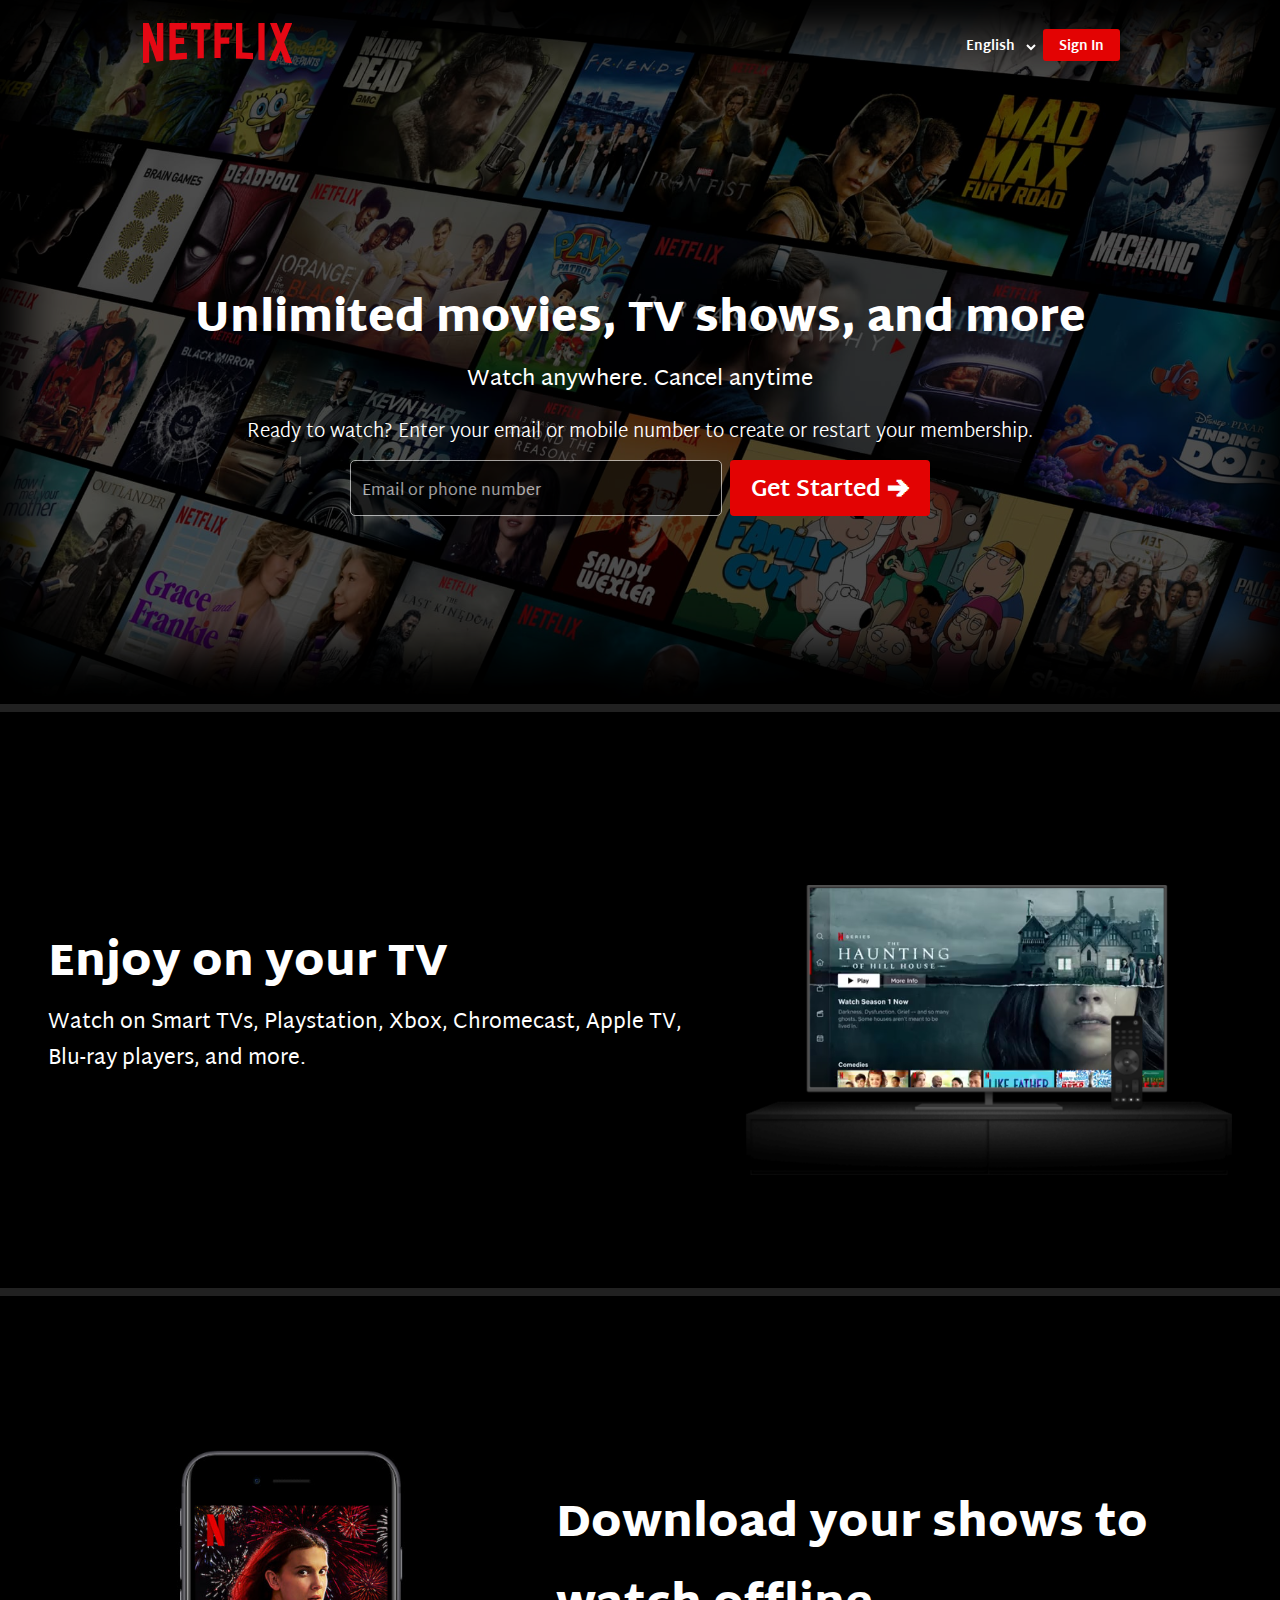
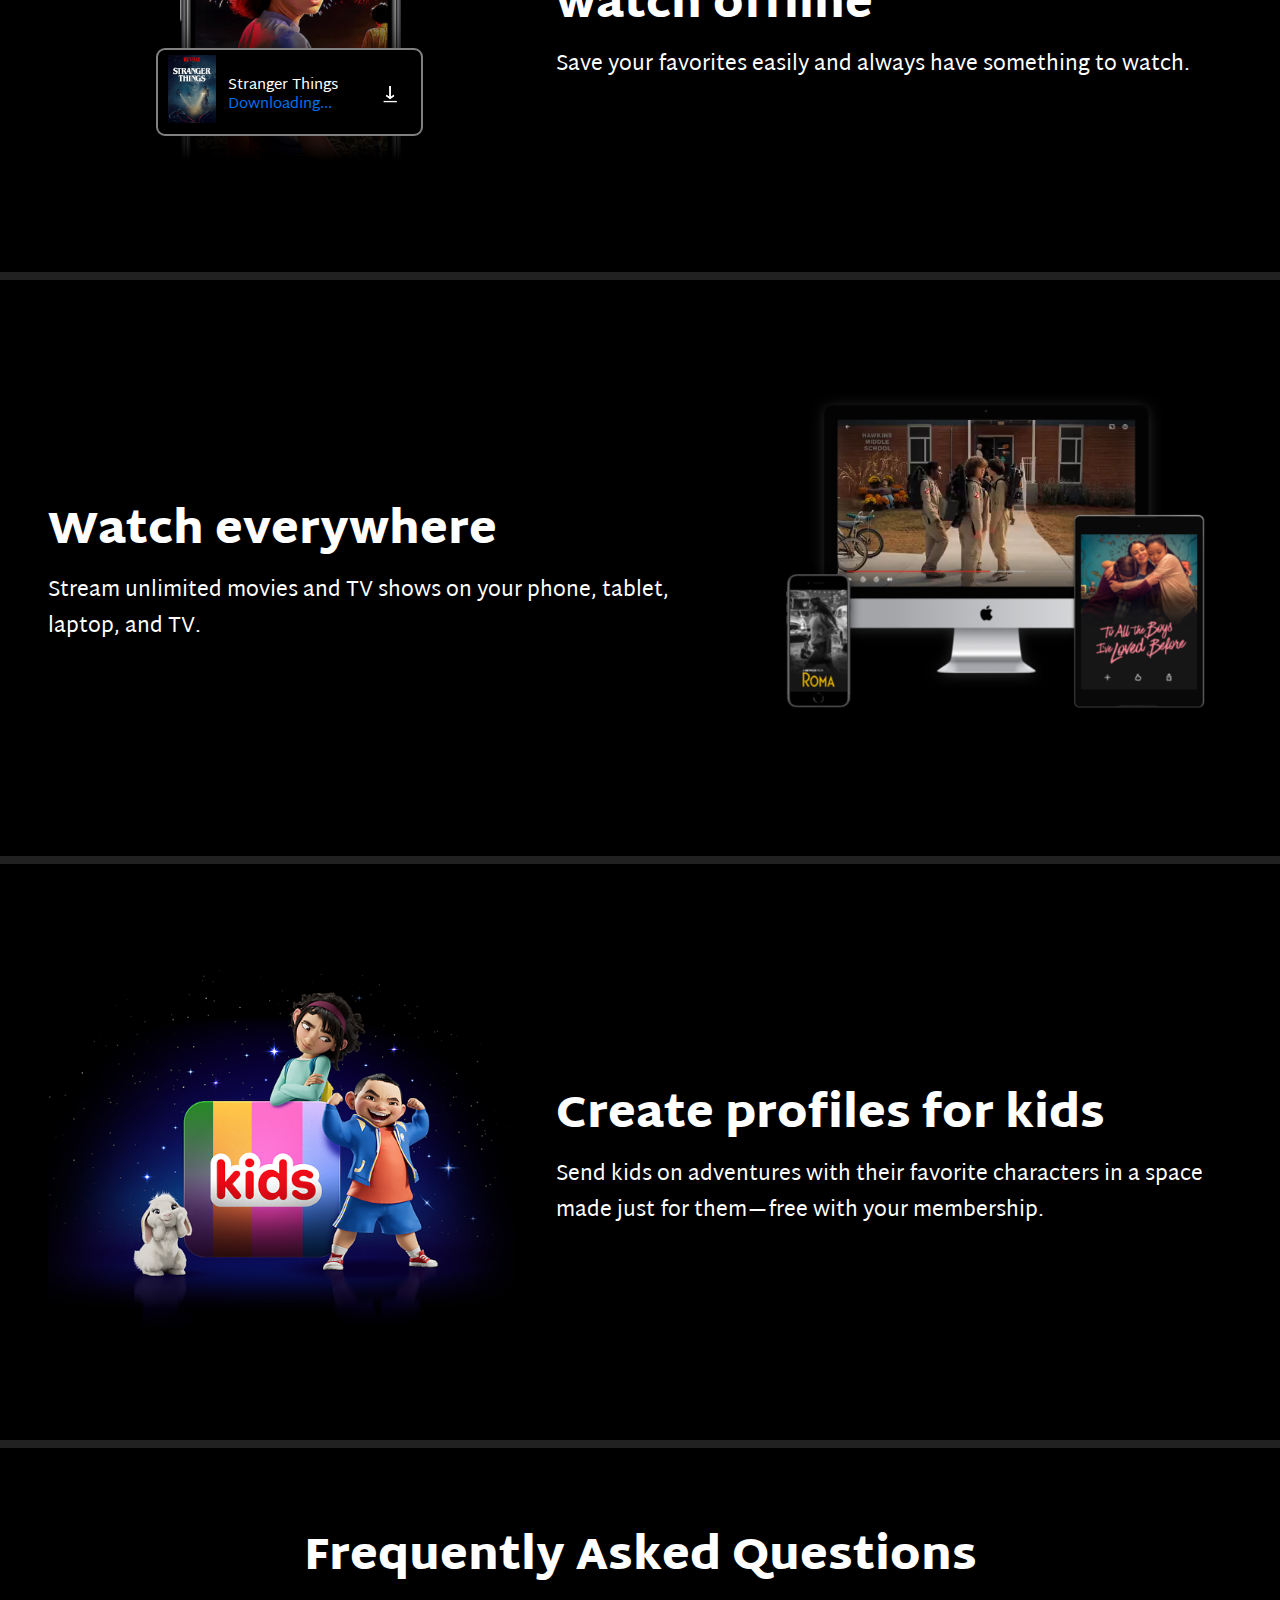
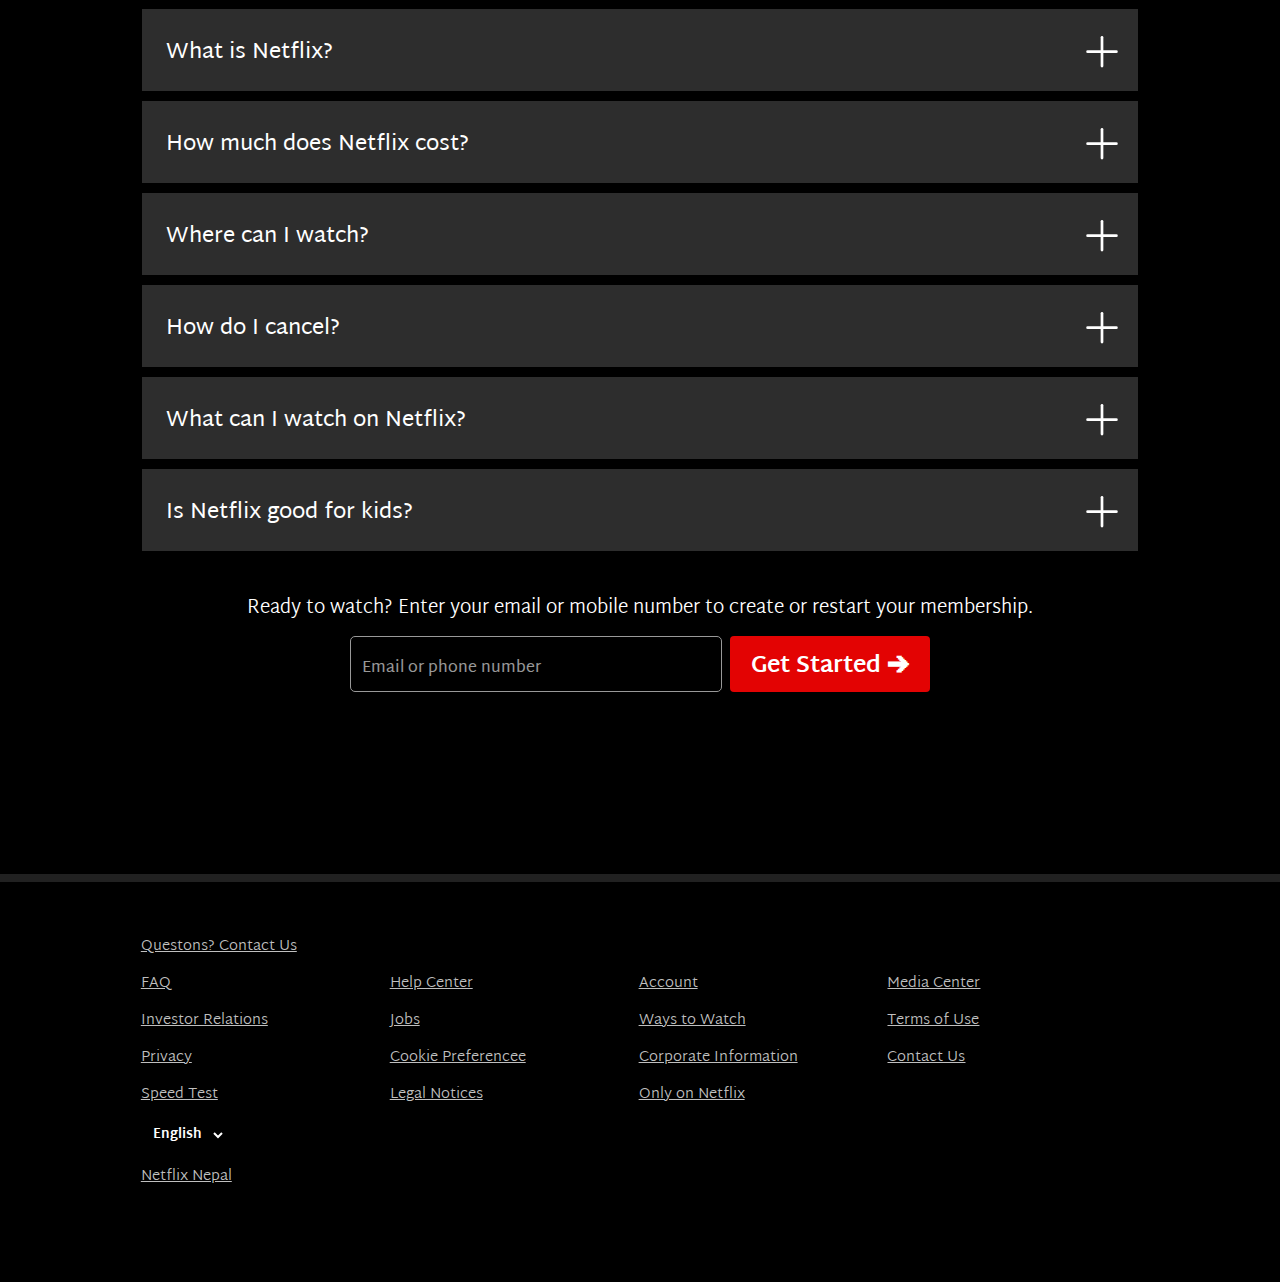
<file: index.html>
<!DOCTYPE html>
<html lang="en">
  <head>
    <meta charset="UTF-8" />
    <meta name="viewport" content="width=device-width, initial-scale=1.0" />
    <title>Netflix_UI Clone</title>
    <link rel="stylesheet" href="style.css" />
    <link rel="icon" type="image/x-icon" href="/assets/Images/favicon.ico" />
  </head>
  <body>
    <section class="section1">
      <div class="partition1">
        <div class="dark"></div>
        <div class="nav">
          <div class="netflix">
            <img src="assets/Images/logo.svg" alt="Netflix Logo" />
          </div>
          <div class="lang_signin">
            <select class="btn" name="language" id="101">
              <option value="English">English</option>
              <option value="Nepali">Nepali</option>
            </select>
            <button class="btn btn-red-sm">Sign In</button>
          </div>
        </div>
        <div class="welcome_createac">
          <div>Unlimited movies, TV shows, and more</div>
          <div>Watch anywhere. Cancel anytime</div>
          <div>
            Ready to watch? Enter your email or mobile number to create or restart your
            membership.
          </div>
          <div class="createac">
            <div class="createac_email">
              <input
                class="btn"
                type="text"
              />
              <div class="labelline">Email or phone number</div>
            </div>
            <div class="createac_getstarted">
              <button class="btn btn-red">Get Started 🡪</button>
            </div>
          </div>
        </div>
      </div>
    </section>

    <div class="separator"></div>

    <section class="section2">
      <div class="partition0 partition2">
        <div class="sec2text">
          <div>Enjoy on your TV</div>
          <div>
            Watch on Smart TVs, Playstation, Xbox, Chromecast, Apple TV, Blu-ray
            players, and more.
          </div>
        </div>
        <div class="sec2img">
          <img src="assets/Images/image2.png" alt="image " />
          <video class="video1" src="assets/Videos/video1.m4v" muted autoplay loop></video>
        </div>
      </div>

      <div class="separator"></div>

      <div class="partition0 partition3">
        <div class="sec2img">
          <img src="assets/Images/image3.jpg" alt="Image" />
          <div class="sec2img_box">
            <div class="_1img">
              <img src="assets/Images/image4.png" alt="image">
            </div>
            <div class="_2text">
              <div>Stranger Things</div>
              <div>Downloading...</div>
            </div>
            <div class="_3video">
              <video src="assets/Videos/video3.mp4" muted autoplay loop></video>
            </div>
          </div>
        </div>
        <div class="sec2text">
          <div>Download your shows to watch offline</div>
          <div>
            Save your favorites easily and always have something to watch.
          </div>
        </div>
      </div>

      <div class="separator"></div>

      <div class="partition0 partition4">
        <div class="sec2text">
          <div>Watch everywhere</div>
          <div>
            Stream unlimited movies and TV shows on your phone, tablet, laptop, and TV.
          </div>
        </div>
        <div class="sec2img">
          <img src="assets/Images/image6.png" alt="image " />
          <video class="video2" src="assets/Videos/video2.m4v" muted autoplay loop></video>
        </div>
      </div>

      <div class="separator"></div>

      <div class="partition0 partition5">
        <div class="sec2img">
          <img src="assets/Images/image5.png" alt="Image" />
        </div>
        <div class="sec2text">
          <div>Create profiles for kids</div>
          <div>
            Send kids on adventures with their favorite characters in a space made just for them—free with your membership.
          </div>
      </div>
    </section>

    <div class="separator"></div>

    <section class="section3">
      <div class="partition6">
        <div class="part6_div1">Frequently Asked Questions</div>
        <div class="sec3box">
          <details>
            <summary>
              <span>What is Netflix?</span>
              <svg xmlns="http://www.w3.org/2000/svg" viewBox="0 0 24 24" width="24" height="24" color="#FFFFFF" fill="none">
                <path class="yes" d="M12 4V20" stroke="currentColor" stroke-width="1.5" stroke-linecap="round" stroke-linejoin="round" />
                <path class="yes" d="M4 12H20" stroke="currentColor" stroke-width="1.5" stroke-linecap="round" stroke-linejoin="round" />
              </svg>
            </summary>
            <hr class="hr1">
            <p>
              Netflix is a streaming service that offers a wide variety of award-winning TV shows, movies, anime, documentaries, and more on thousands of internet-connected devices.
              <br>
              You can watch as much as you want, whenever you want without a single commercial – all for one low monthly price. There's always something new to discover and new TV shows and movies are added every week!
            </p>
          </details>
        </div>
        <div class="sec3box">
          <details>
            <summary>
              <span>How much does Netflix cost?</span>
              <svg xmlns="http://www.w3.org/2000/svg" viewBox="0 0 24 24" width="24" height="24" color="#FFFFFF" fill="none">
                <path class="yes" d="M12 4V20" stroke="currentColor" stroke-width="1.5" stroke-linecap="round" stroke-linejoin="round" />
                <path class="yes" d="M4 12H20" stroke="currentColor" stroke-width="1.5" stroke-linecap="round" stroke-linejoin="round" />
              </svg>
            </summary>
            <hr class="hr1">
            <p>
              Watch Netflix on your smartphone, tablet, Smart TV, laptop, or streaming device, all for one fixed monthly fee. Plans range from USD 6.99 to USD 22.99 a month. No extra costs, no contracts.
            </p>
          </details>
        </div>
        <div class="sec3box">
          <details>
            <summary>
              <span>Where can I watch?</span>
              <svg xmlns="http://www.w3.org/2000/svg" viewBox="0 0 24 24" width="24" height="24" color="#FFFFFF" fill="none">
                <path class="yes" d="M12 4V20" stroke="currentColor" stroke-width="1.5" stroke-linecap="round" stroke-linejoin="round" />
                <path class="yes" d="M4 12H20" stroke="currentColor" stroke-width="1.5" stroke-linecap="round" stroke-linejoin="round" />
              </svg>
            </summary>
            <hr class="hr1">
            <p>
              Watch anywhere, anytime. Sign in with your Netflix account to watch instantly on the web at netflix.com from your personal computer or on any internet-connected device that offers the Netflix app, including smart TVs, smartphones, tablets, streaming media players and game consoles.
              <br>
              You can also download your favorite shows with the iOS or Android app. Use downloads to watch while you're on the go and without an internet connection. Take Netflix with you anywhere.
            </p>
          </details>
        </div>
        <div class="sec3box">
          <details>
            <summary>
              <span>How do I cancel?</span>
              <svg xmlns="http://www.w3.org/2000/svg" viewBox="0 0 24 24" width="24" height="24" color="#FFFFFF" fill="none">
                <path class="yes" d="M12 4V20" stroke="currentColor" stroke-width="1.5" stroke-linecap="round" stroke-linejoin="round" />
                <path class="yes" d="M4 12H20" stroke="currentColor" stroke-width="1.5" stroke-linecap="round" stroke-linejoin="round" />
              </svg>
            </summary>
            <hr class="hr1">
            <p>
              Netflix is flexible. There are no pesky contracts and no commitments. You can easily cancel your account online in two clicks. There are no cancellation fees – start or stop your account anytime.
            </p>
          </details>
        </div>
        <div class="sec3box">
          <details>
            <summary>
              <span>What can I watch on Netflix?</span>
              <svg xmlns="http://www.w3.org/2000/svg" viewBox="0 0 24 24" width="24" height="24" color="#FFFFFF" fill="none">
                <path class="yes" d="M12 4V20" stroke="currentColor" stroke-width="1.5" stroke-linecap="round" stroke-linejoin="round" />
                <path class="yes" d="M4 12H20" stroke="currentColor" stroke-width="1.5" stroke-linecap="round" stroke-linejoin="round" />
              </svg>
            </summary>
            <hr class="hr1">
            <p>
              Netflix has an extensive library of feature films, documentaries, TV shows, anime, award-winning Netflix originals, and more. Watch as much as you want, anytime you want.
            </p>
          </details>
        </div>
        <div class="sec3box">
          <details>
            <summary>
              <span>Is Netflix good for kids?</span>
              <svg xmlns="http://www.w3.org/2000/svg" viewBox="0 0 24 24" width="24" height="24" color="#FFFFFF" fill="none">
                <path class="yes" d="M12 4V20" stroke="currentColor" stroke-width="1.5" stroke-linecap="round" stroke-linejoin="round" />
                <path class="yes" d="M4 12H20" stroke="currentColor" stroke-width="1.5" stroke-linecap="round" stroke-linejoin="round" />
              </svg>
            </summary>
            <hr class="hr1">
            <p>
              The Netflix Kids experience is included in your membership to give parents control while kids enjoy family-friendly TV shows and movies in their own space.
              <br>
              Kids profiles come with PIN-protected parental controls that let you restrict the maturity rating of content kids can watch and block specific titles you don’t want kids to see.
            </p>
          </details>
        </div>
        <div class="sec3_readylogin">
          <div class="ready">
            Ready to watch? Enter your email or mobile number to create or restart your
            membership.
          </div>
          <div class="createac">
            <div class="createac_email">
              <input
                class="btn"
                type="text"
              />
              <div class="labelline">Email or phone number</div>
            </div>
            <div class="createac_getstarted">
              <button class="btn btn-red">Get Started 🡪</button>
            </div>
          </div>
        </div>
      </div>
    </section>

    <div class="separator"></div>

    <footer>
      <div class="footerlinks">
        <a href="Questons? Contact Us">Questons? Contact Us</a>
        <a href="faq">FAQ</a>
        <a href="helpcenter">Help Center</a>
        <a href="account">Account</a>
        <a href="media center">Media Center</a>
        <a href="Investor Relations">Investor Relations</a>
        <a href="jobs">Jobs</a>
        <a href="ways to watch">Ways to Watch</a>
        <a href="terms of use">Terms of Use</a>
        <a href="Privacy">Privacy</a>
        <a href="cookei preferences">Cookie Preferencee</a>
        <a href="corporate information">Corporate Information</a>
        <a href="contact us">Contact Us</a>
        <a href="speed test">Speed Test</a>
        <a href="legal notice">Legal Notices</a>
        <a href="only on netflix">Only on Netflix</a>
      </div>
      <div class="lang_signin">
        <select class="btn" name="language" id="101">
          <option value="English">English</option>
          <option value="Nepali">Nepali</option>
        </select>
      </div>
      <div>
        <a href="netflix Nepal">Netflix Nepal</a>
      </div>
    </footer>
  </body>
</html>
</file>
<file: style.css>
@import url('https://fonts.googleapis.com/css2?family=Martel+Sans:wght@200;300;400;600;700;800;900&display=swap');
*{
    margin: 0;
    padding: 0;
    font-family: "Martel Sans", sans-serif;
    font-style: normal;
    /* background-color: black; */
}
body{
    background-color: black;
}
@media screen and (min-width: 960px) {
    .partition1, .dark{
        min-height: 44rem;
    }
    .welcome_createac{
        height: calc(44rem - 92px);
    }
}
.partition1{
    /* min-height: 44rem; */
    width: 100%;
    background: url(assets/Images/2.jpg) no-repeat center center;
    background-size: cover;
    box-shadow: inset 2vw 4vh 3rem black,
                inset -2vw -6vh 3rem black ;
}
.dark{
    position: absolute;
    top: 0;
    width: 100%;
    /* min-height: 44rem; */
    opacity: 0.6;
    background-color: black;
}
.nav{
    max-width: 75vw;
    margin: auto;
    display: flex;
    flex-wrap: wrap;
    justify-content: space-between;
    align-items: center;
    height: 92px;
    position: relative;
    z-index: 1;
}
.netflix img{
    width: 115px;
    transform: scale(1.3);
    padding-top: 5px;
}
.welcome_createac{
    /* background-color: gray; */
    color: white;
    width: inherit;
    /* height: calc(44rem - 92px); */
    position: relative;
    display: flex;
    flex-direction: column;
    justify-content: center;
    align-items: center;
    gap: 7 px;
    padding: 0 2rem;
    text-align: center;
    box-sizing: border-box;
}
.welcome_createac> :nth-child(1){
    font-weight: 900;
    font-size: 2.7rem;
}
.welcome_createac> :nth-child(2){
    font-weight: 400;
    font-size: 22px;
    padding-bottom: 15px;
}
.welcome_createac> :nth-child(3), .ready{
    font-weight: 300;
    font-size: 19px;
}
.createac{
    padding-top: 10px;
    width: 580px;
    display: flex;
    justify-content: center;
    flex-wrap: wrap;
    gap: 8px;
}
.createac_email{
    /* background-color: blue; */
    background-color: rgb(0, 0, 0);
    opacity: 0.6;
    padding: 14px 7px 8px 11px;
    border: 1px solid white;
    border-radius: 5px;
    flex: 1 0 250px;
    align-content: center;
    position: relative;
}
.labelline{
    position: absolute;
    top: 30%;
    transition: 0.2s;
}
.createac_email input{
  position: absolute;
  z-index: 1;
  width: 150%;
  height: 130%;
  box-sizing: border-box;
  outline: none;
  padding-left: 10px;
  left: -5rem;
  border-radius: 0%;
  top: 1rem;
  font-size: x-large;
  color: white;
}
.createac_email input:focus + .labelline,
.createac_email input:valid{
    transform: translate(-15px,-15px) scale(0.6);
    color: white;
}

.createac_getstarted{
    /* background-color: blue; */
    flex: 0 0 200px;
}
.btn{
    padding: 3px 8px;
    font-weight: bold;
    background-color: rgba(23, 23, 23, 0);
    color: white;
    border: none;
    border-radius: 10%;
}
option{
    color: black;
    background-color: rgba(23, 23, 23, 0);
}
.btn-red{
    width: 200px;
    background-color: rgb(227, 3, 3);
    color: rgb(255, 255, 255);
    padding: 10px 10px 4px 10px;
    font-size: 23px;
    border-radius: 4px;
    cursor: pointer;
}
.btn-red-sm{
    background-color: rgb(227, 3, 3);
    border-radius: 3px;
    font-weight: bold;
    padding: 6px 16px 2px 16px;
    color: rgb(255, 255, 255);
    cursor: pointer;

}
.separator{
    height: 8px;
    background-color: rgb(33, 33, 33);
}

.section2, .section3{
    background-color: black;
}
.partition0{
    /* background-color: black;
    width: 100%; */
    color: white;
    min-height: 36rem;
}
.partition2, .partition3, .partition4, .partition5, .partition6{
    max-width: 74rem;
    display: flex;
    justify-content: center;
    align-items: center;
    gap: 22px;
    margin: auto;
}
.sec2img{
    position: relative;
    /* border: 1px solid red; */
}
.sec2text> :nth-child(1), .partition6> :nth-child(1){
    font-weight: 900;
    font-size: 45px;
    line-height: 9vh;
}
.sec2text> :nth-child(2){
    font-weight: 400;
    font-size: 21px;
    line-height: 4vh;
}
.sec2img img{
    width: 38vw;
    position: relative;
    z-index: 1;
}
.sec2img .video1{
    position: absolute;
    top: 20%;
    right: 7%;
    width: 80%;
}
.sec2img .video2{
    position: absolute;
    top: 2.5rem;
    right: 7vw;
    width: 24vw;
}
.sec2img_box{
    width: 54%;
    position: absolute;
    z-index: 11;
    border: 2px solid grey;
    border-radius: 9px;
    bottom: 9.5%;
    right: 23%;
    background-color: black;
    display: flex;
    gap: 3%;
    align-items: center;
    padding:1% 0% 0% 0%;
    box-shadow: 0 0 3rem 0 rgb(0,0,0);
    }
._1img img{
    padding-left: 20%;
    width: 3.8vw;
}
._2text{
    flex-grow: 1;
    flex-shrink: 1;
    display: flex;
    flex-direction: column;
    justify-content: center;
    gap: 0px;
    font-size: small;
    text-align: left;
    padding-left: 5%;
}
._2text> :nth-child(1) :nth-child(2){
    text-align: left;
}
._2text> :nth-child(1){
    height: 1.2rem;
    font-weight: 400;
    font-size: 15px;
}
._2text> :nth-child(2){
    color: #0170eb;
    font-weight: 400;
    font-size: 15px;
}
._3video{
    width: 3.5vw;
    /* outline: 1px solid red; */
    display: flex;
    justify-content: space-around;
    padding-right: 3%;
}
._3video video{
    width: 3vw;
    /* outline: 1px solid blue; */
}
.partition6{
    min-height: 114vh;
    color: white;
    gap:10px;
    flex-direction: column;
    justify-content: flex-start;
    padding: 0px 34px;
}
.partition6 .createac{
    padding-bottom: 4rem;
}
.part6_div1{
    padding-top: 4.4rem;
}
.sec3box{
    width:74vw;
    font-weight: 400;
    font-size: 22px;
    background-color: rgb(45, 45, 45);
    display: flex;
    justify-content: space-between;
    padding: 24px 24px 18px 24px;
    cursor: pointer;
    transition: all 0.3s ease-out;
}
.sec3box:hover{
    background-color:rgb(70, 69, 69) ;
}
.ready{
    padding-top: 30px;
}
.sec3_readylogin{
    display: flex;
    flex-direction: column;
    justify-content: center;
    align-items: center;
}
footer{
    background-color: black;
    color: white;
    min-height: 400px;
    display: flex;
    flex-direction: column;
    padding-left: 11vw;
    gap: 11px;
}
.footerlinks{
    flex-basis: auto;
    display: grid;
    grid-template-columns: 1fr 1fr 1fr 1fr;
    gap: 10px;
    padding-top: 4vw;
    justify-content: center;
    max-width: 77vw;
}
footer a{
    color: rgb(191, 191, 191);
    font-weight: 300;
    font-size: 15px;
}
.footerlinks :nth-child(1){
    grid-column: 1/5;
}
footer :nth-child(2){
    color: rgb(191, 191, 191);
    font-weight: 300;
    font-size: 15px; 
}
.hr1{
    background-color: black;
    height: 2px;
    /* width: 74vw; */
    border: none;
    outline: none;
}
summary{
    list-style: none;
    width: 74vw;
    display: flex;
    justify-content: space-between;
}
details p{
    padding-top: 0.5rem;
    font-weight: 400;
    font-size: 22px;
    color: rgb(209, 207, 207);
}
.section3 svg{
    padding-top: 0.3rem;
    font-weight: lighter;
    scale: 1.8;
}


@media screen and (max-width: 959.9px) {
    .partition1, .dark{
        min-height: 32rem;
        box-shadow: inset 2vw 3vh 3rem black,
                inset -1.5vw -3vh 3rem black ;
    }
    .nav{
        min-width: 100%;
        padding-left: 2rem;
        padding-right: 2rem;
        box-sizing: border-box;
    }
    .netflix img{
        width: 90px;
    }
    .welcome_createac{
        min-height: calc(32rem - 92px);
    }
    .welcome_createac> :nth-child(1){
        font-weight: 700;
        font-size: 31px;
        line-height: 2.5rem;
        width: 90vw;
    }
    .welcome_createac> :nth-child(2){
        font-weight: 400;
        font-size: 17px;
        padding-bottom: 1.4rem;
        padding-top: 10px;
        width: 90vw;
    }
    .welcome_createac> :nth-child(3), .ready{
        font-weight: 300;
        font-size: 17px;
        line-height: 1.7rem;
        width: 90vw;
    }
    .partition2, .partition3, .partition4, .partition5, .partition6{
        flex-wrap: wrap;
        margin: 3rem 0.8rem;
        text-align: center;
        align-content: center;
        gap: 0px;
    }
    .partition6{
        padding: 0;
        margin: 3rem 0rem;
        min-height: auto;
        gap:0.5rem;
    }
    .sec2text> :nth-child(1), .partition6> :nth-child(1){
        font-weight: 700;
        font-size: 32px;
        line-height: 3rem;
    }
    .sec2text> :nth-child(2){
        font-weight: 400;
        font-size: 18px;
        line-height: 1.6rem;
    }
    .sec2img img{
        width: 100%;
    }
    .sec2img .video1{
        width: 88%;
        top: 20%;
    }
    .sec2img .video2{
        width: 63%;
        top: 10%;
        right: 20%;
    }
    .partition3, .partition5{
        flex-direction: column-reverse;
    }
    .sec3box{
        width: 88vw;
        font-weight: 400;
        font-size: 17px;
        padding: 18px 18px 13px 18px;
    }
    .sec2img_box{
        width: max(65%,170px);
        bottom: 12%;
        right: 17%;
        padding: 1% 0%;
        box-shadow: 0 0 0.5em 0 rgb(0,0,0);
    }
    ._1img{
        width: 7vw;
        padding-left: 3%;
        display: flex;
        justify-content: space-between;
    }
    ._2text{
        padding-left: 4%;
    }
    ._2text> :nth-child(1){
        height: 1.2rem;
        font-weight: 400;
        font-size: 15px;
    }
    ._2text> :nth-child(2){
        font-weight: 400;
        font-size: 15px;
    }
    ._3video{
        width: 10vw;
    }
    ._3video video{
        width: 10vw;
    }
    .partition6 .createac{
        padding-bottom: 0rem;
    }
    .part6_div1{
        padding-top: 0rem;
    }
    summary{
        width: 88vw;
    }
    footer{
        padding-bottom: 20px;
    }
    .footerlinks{
        grid-template-columns: 1fr 1fr ;
        gap: 25px;
        width: 90vw;
    }
    .footerlinks :nth-child(1){
        grid-column: 1/3;
    }
    footer :nth-child(2){
        font-weight: 200;
        font-size: 15px;
    }
    .section3 svg{
        padding-top: 0rem;
        font-weight: lighter;
        scale: 1.2;
    }
    details p{
        text-align: left;
        padding-top: 0.4rem;
        font-weight: 400;
        font-size: 17px;
    }
}

@media screen and (max-width: 1279.9px) and (min-width: 960px) {
    .partition1{
        box-shadow: inset 2vw 3.5vh 3rem black,
                inset -2vw -4vh 3rem black ;
    }
    .partition2, .partition3, .partition4, .partition5, .partition6{
        margin: 0rem 3rem;
        min-height: auto;
        padding: 4rem 0;
    }
    .partition6{
        padding: 4rem 0;
        /* margin: 3rem 1.6rem; */
    }
    .nav{
        min-width: 100%;
        padding-left: 3rem;
        padding-right: 2rem;
        box-sizing: border-box;
    }
    .netflix img{
        padding-top: 0px;
    }
    .sec2img img{
        width: 45vw;
    }
    .sec2img .video1{
        top: 20%;
        width: 87%;
    }
    .sec2img .video2{
        right: 18%;
        width: 65%;
    }
    .part6_div1{
        padding-top: 0rem;
    }
    .partition6 .createac{
        padding-bottom: 0rem;
    }
    .sec3box{
        width: 91vw;
    }
    .sec2img_box{
        bottom: 11%;
        width: 63%;
        right: 18%;    
    }
    ._1img img{
        padding-left: 20%;
        width: 3.3rem;
    }
    ._2text{
        padding-left: 5%;
    }
    ._2text> :nth-child(1) :nth-child(2){
        text-align: left;
    }
    ._2text> :nth-child(1){
        height: 1.2rem;
        font-weight: 400;
        font-size: 15px;
    }
    ._2text> :nth-child(2){
        color: #0170eb;
        font-weight: 400;
        font-size: 15px;
    }
    ._3video{
        width: 3.3rem;
        /* outline: 1px solid red; */
        display: flex;
        justify-content: space-around;
        padding-right: 3%;
    }
    ._3video video{
        width: 3rem;
        /* outline: 1px solid blue; */
    }
    summary{
        width: 91vw;
    }
    .section3 svg{
        padding-top: 0.25rem;
        font-weight: lighter;
        scale: 1.7;
    }
}
@media screen and (max-width: 599.9px) {
    .createac{
        flex-direction: column;
        box-sizing: border-box;
        width: 75vw;
    }
    .createac_email{
        flex: 1 0 1.5rem;
        max-width: 100%;
    }
    .createac_getstarted{
        flex: 0 0 1.1rem;
    }
    .btn-red{
        font-size: 18px;
        padding: 0.5rem 1rem 0.3rem 1rem;
        width: fit-content;
    }
    .createac_email input{
        width: 118.5vw;
        left: -19vw;
    }
    .partition2, .partition3, .partition4, .partition5, .partition6{
        margin: 0rem 3rem;
    }
    .partition6{
        margin: 3rem 3rem;
    }
}
@media screen and (max-width:440px) {
    ._2text> :nth-child(1){
        height: 1.1rem;
        font-weight: 300;
        font-size: 13px;
    }
    ._2text> :nth-child(2){
        font-weight: 300;
        font-size: 13px;
    }
}
@media screen and (max-width:399.9px) {
    ._1img{
        padding-left: 0%;
    }
    ._3video{
        padding-right: 0%;
    }
    ._2text{
        padding-left: 2px;
    }
    ._2text> :nth-child(1){
        height: 0.9rem;
    }
}
</file>
